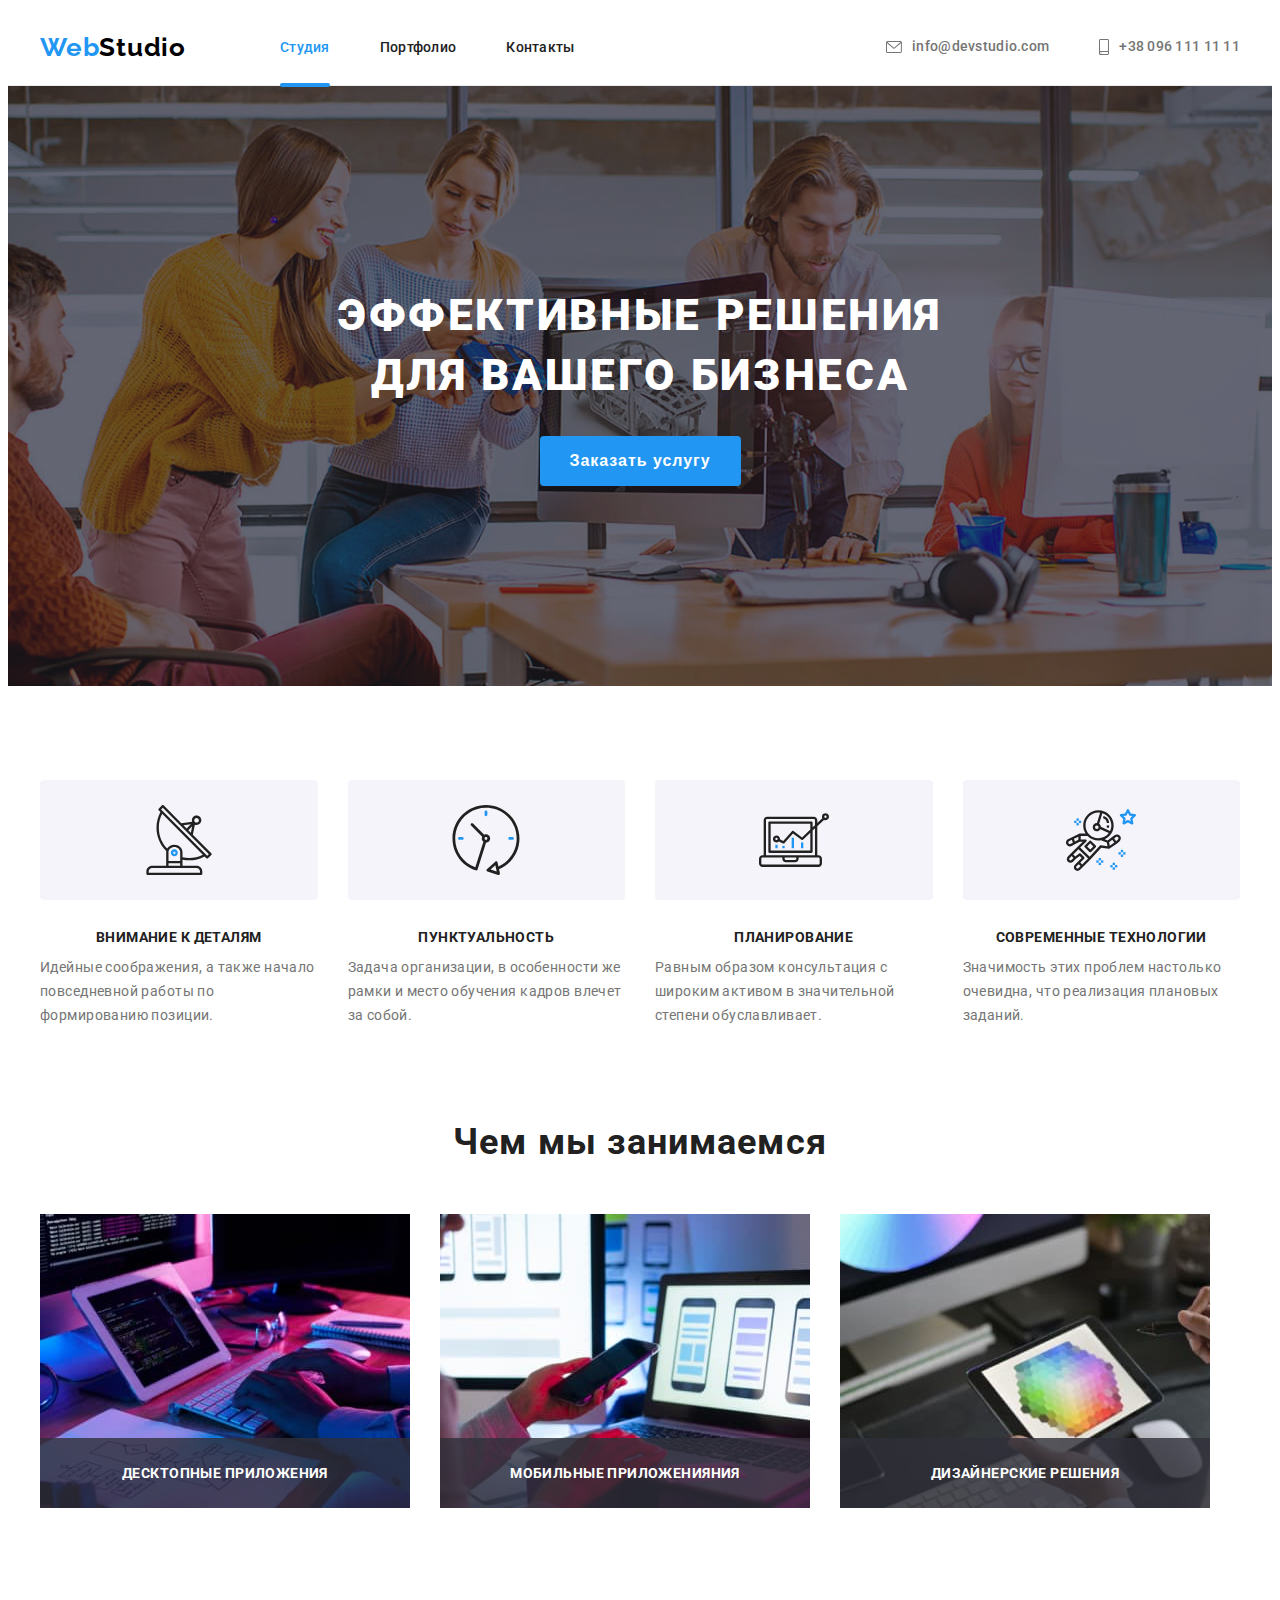
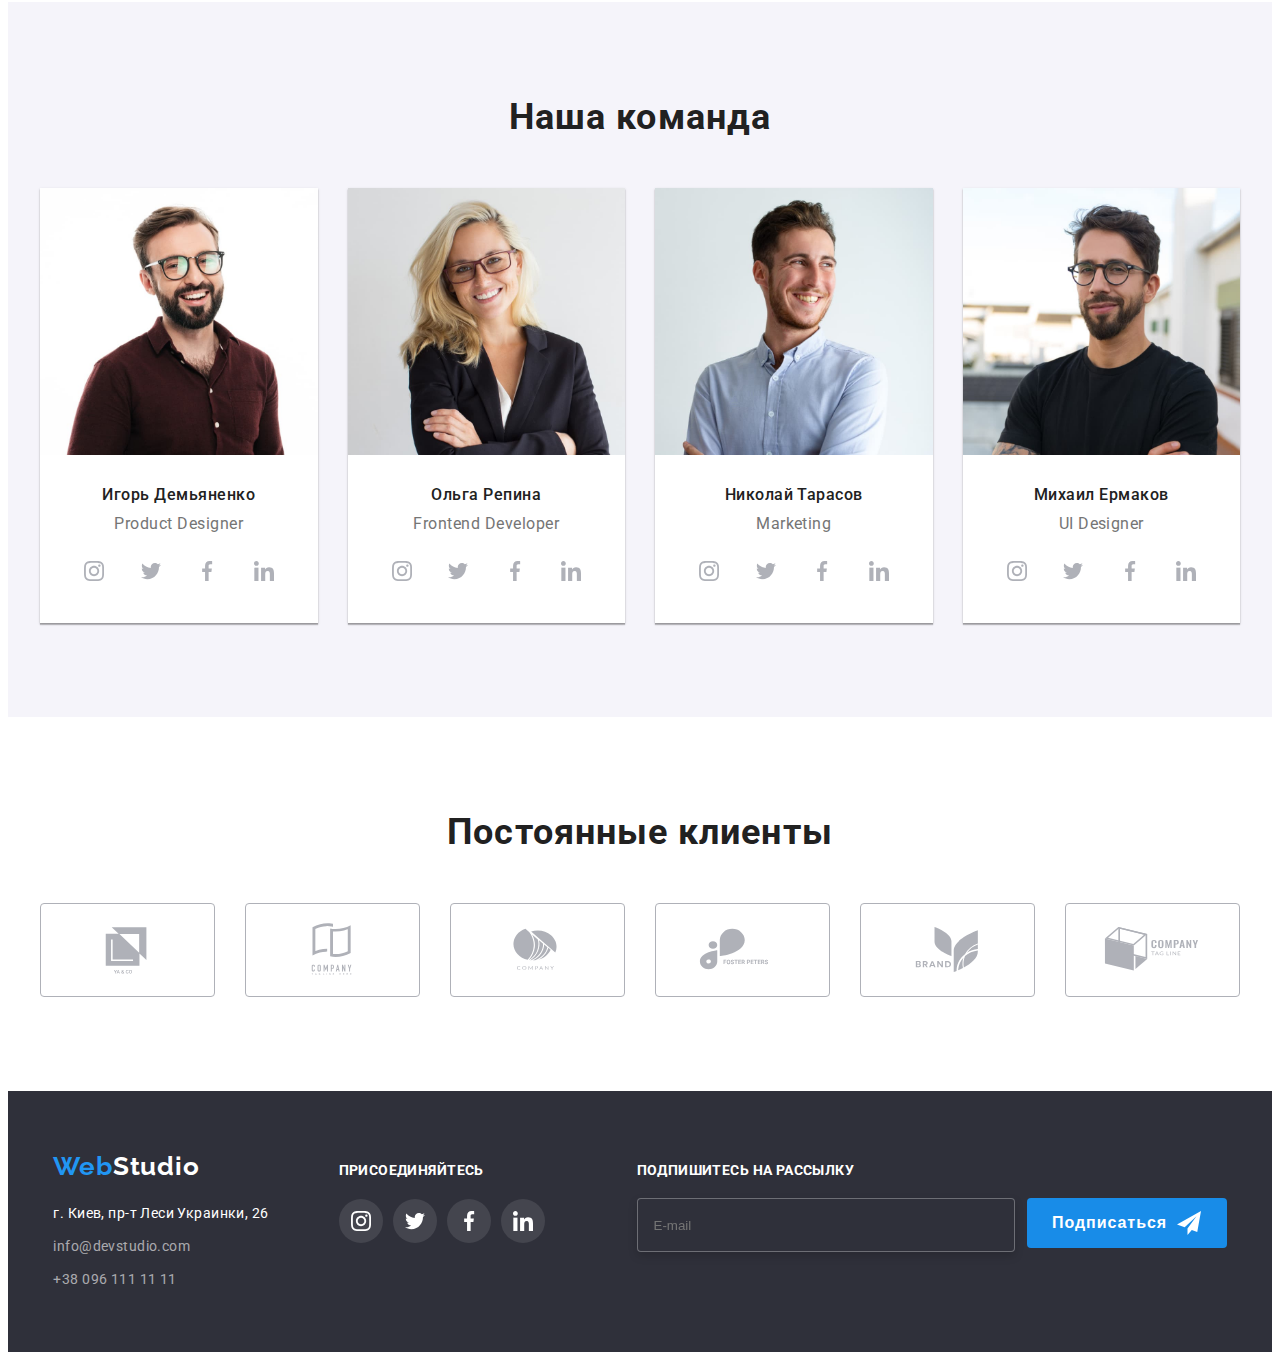
<file: index.html>
<!DOCTYPE html>
<html lang="ru">
  <head>
    <meta charset="UTF-8" />
    <meta http-equiv="X-UA-Compatible" content="IE=edge" />
    <meta name="viewport" content="width=device-width, initial-scale=1.0" />
    <title>Главная</title>
    <link rel="preconnect" href="https://fonts.googleapis.com" />
    <link rel="preconnect" href="https://fonts.gstatic.com" crossorigin />
    <link
      href="https://fonts.googleapis.com/css2?family=Raleway:wght@700&family=Roboto:wght@400;500;700;900&display=swap"
      rel="stylesheet"
    />
    <link
      rel="stylesheet"
      href="https://cdnjs.cloudflare.com/ajax/libs/modern-normalize/1.1.0/modern-normalize.min.css"
      integrity="sha512-wpPYUAdjBVSE4KJnH1VR1HeZfpl1ub8YT/NKx4PuQ5NmX2tKuGu6U/JRp5y+Y8XG2tV+wKQpNHVUX03MfMFn9Q=="
      crossorigin="anonymous"
      referrerpolicy="no-referrer"
    />
    <link rel="stylesheet" href="./css/main.min.css">
  </head>
  <body>  
    <header class="header">
      <div class="container header__container">
        <a class="logo link" href=""><span class="web">Web</span>Studio</a>
        <nav class="navigation">
          <ul class="nav-list list">
            <li class="nav-list__item">
              <a class="nav-list__link link current" href="">Студия</a>
            </li>
            <li class="nav-list__item">
              <a class="nav-list__link link" href="./portfolio.html"
                >Портфолио</a
              >
            </li>
            <li class="nav-list__item">
              <a class="nav-list__link link" href="">Контакты</a>
            </li>
          </ul>
        </nav>  
          <ul class="header-contact list">
            <li class="contact-mail-block">
              <a class="contact-mail link" href="mailto:info@devstudio.com">
                <svg class="mail-icon" width="16" height="12">
                  <use href="./img/sprite.svg#icon-envelope"></use>
                </svg>
                info@devstudio.com</a>
            </li>
            <li class="contact-number-block">
              <a class="contact-number link" href="tel:+380961111111">
                <svg class="smartphone-icon" width="10" height="16">
                  <use href="./img/sprite.svg#icon-smartphone"></use>
                </svg>
                +38 096 111 11 11</a>
            </li>
          </ul>
          <button type="button" class="mobile-menu-btn" > 
          <svg class="mobile-menu-btn__icon" width="40" height="40"> 
            <use href="./img/sprite.svg#burger-menu-icon" ></use> 
          </svg>
        </button>
      </div>
      <div class="mobile-menu">
        <div class="container mobile-menu__container" >
        <button type="button" class="mobile-menu__close-btn" > 
          <svg class="mobile-menu__close-btn-icon" width="40" height="40"> 
            <use href="./img/sprite.svg#mobile-close-icon" ></use> 
          </svg>
        </button>
        <ul class="mob-menu-list list" >
          <li class="mob-nav-list__item">
            <a class="mob-nav-list__link link " href="./index.html">Студия</a></li>
          <li class="mob-nav-list__item">
            <a class="mob-nav-list__link link " href="./portfolio.html">Портфолио</a></li>
          <li class="mob-nav-list__item">
            <a class="mob-nav-list__link link " href="">Контакты</a></li>
        </ul>
      </div>
      <div class="mob-menu-bottom container">
        <ul class="mob-menu__links list">
          <li class="mob-menu-item-tel">
            <a class="mob-menu__link-tel" href="tel:+380961111111"> +38 096 111 11 11</a>
          </li>
          <li class="mob-menu-item">
            <a class="mob-menu__link-mail" href="mailto:info@devstudio.com"> info@devstudio.com </a>
          </li>
        </ul>
        <ul class="mob-menu-social list">
          <li class="mob-menu-social__item">
            <a class="menu-social-link link" href="#">Instagram</a>
          </li>
          <li class="mob-menu-social__item">
            <a class="menu-social-link link" href="#">Twitter</a>
          </li>
          <li class="mob-menu-social__item">
            <a class="menu-social-link link" href="#">Facebook</a>
          </li>
          <li class="mob-menu-social__item">
            <a class="menu-social-link" href="#">LinkedIn</a>
          </li>
        </ul>
      </div>
      </div>
    </header>
    <main>
       <section class="hero ">
        <div class="container">
        <h1 class="main-title">Эффективные решения для вашего бизнеса</h1>
        <button class="model-button" type="button" data-modal-open>Заказать услугу</button>
        </div>
       </section>
      <section class="section">
        <div class="container">
          <h2 class="visually-hidden">Перечень выгод</h2>
          <ul class="benefits list">
            <li class="benefits-block">
              <div class="benefits-wraper">
                <svg class="benefits-icon" width="70" height="70">
                  <use href="./img/sprite.svg#icon-antenna"></use>
                </svg>
              </div>
              <h3 class="benefits-list">Внимание к деталям</h3>
              <p class="benefits-item">
                Идейные соображения, а также начало повседневной работы по
                формированию позиции.
              </p>
            </li>
            <li class="benefits-block">
              <div class="benefits-wraper">
                <svg class="benefits-icon" width="70" height="70">
                  <use href="./img/sprite.svg#icon-clock"></use>
                </svg>
              </div>
              <h3 class="benefits-list">Пунктуальность</h3>
              <p class="benefits-item">
                Задача организации, в особенности же рамки и место обучения
                кадров влечет за собой.
              </p>
            </li>
            <li class="benefits-block">
              <div class="benefits-wraper">
                <svg class="benefits-icon" width="70" height="70">
                  <use href="./img/sprite.svg#icon-diagram-1"></use>
                </svg>
              </div>
              <h3 class="benefits-list">Планирование</h3>
              <p class="benefits-item">
                Равным образом консультация с широким активом в значительной
                степени обуславливает.
              </p>
            </li>
            <li class="benefits-block">
              <div class="benefits-wraper">
                <svg class="benefits-icon" width="70" height="70">
                  <use href="./img/sprite.svg#icon-astronaut"></use>
                </svg>
              </div>
              <h3 class="benefits-list">Современные технологии</h3>
              <p class="benefits-item">
                Значимость этих проблем настолько очевидна, что реализация
                плановых заданий.
              </p>
            </li>
          </ul>
        </div>
      </section>
      <section class="section about-section">
        <div class="container">
        <h2 class="about">Чем мы занимаемся</h2>
        <ul class="about-item list">
          <li class="box">
            <img src="img/img1.jpg" alt="клавиатура" width="370" height="294" />
          <p class="box-overlay" >Десктопные приложения</p>
          </li>

          <li class="box">
            <img src="img/img2.jpg" alt="ноут" width="370" height="294" />
            <p class="box-overlay" >Мобильные приложенияния</p>
          </li>

          <li class="box">
            <img src="img/img3.jpg" alt="планшет" width="370" height="294" />
            <p class="box-overlay" >Дизайнерские решения</p>
          </li>
        </ul>
        </div>
      </section>
      <section class="our-team section">
        <div class="container">
          <h2 class="team">Наша команда</h2>
          <ul class="team-list list">
              <li class="team-card">
                <img
                  src="img/img4.jpg" 
                  alt="Игорь Демьяненко"
                  width="270"
                  height="260"
                />
                <div class="worker">
                <h3 class="name">Игорь Демьяненко</h3>
                <p class="position" lang="en">Product Designer</p>
                  <ul class="social-list list">
                    <li class="social-list__item">
                      <a class="social-list__link" href="">
                        <svg class="social-list-icon" width="20" height="20">
                          <use href="./img/sprite.svg#icon-instagram"></use>
                        </svg>
                      </a>
                    </li>
                    <li class="social-list__item">
                      <a class="social-list__link" href="">
                        <svg class="social-list-icon" width="20" height="20">
                          <use href="./img/sprite.svg#icon-twitter"></use>
                        </svg>
                      </a>
                    </li>
                    <li class="social-list__item">
                      <a class="social-list__link" href="">
                        <svg class="social-list-icon" width="20" height="20">
                          <use href="./img/sprite.svg#icon-facebook"></use>
                        </svg>
                      </a>
                    </li>
                    <li class="social-list__item">
                      <a class="social-list__link" href="">
                        <svg class="social-list-icon" width="20" height="20">
                          <use href="./img/sprite.svg#icon-linkedin"></use>
                        </svg>
                      </a>
                    </li>
                  </ul>
              </li>
            <li class="team-card">
              <img
                src="img/img5.jpg"
                alt="Ольга Репина"
                width="270"
                height="260"
              />
              <div class="worker">
              <h3 class="name">Ольга Репина</h3>
              <p class="position" lang="en">Frontend Developer</p>
              <ul class="social-list list">
                <li class="social-list__item">
                  <a class="social-list__link" href="">
                    <svg class="social-list-icon" width="20" height="20">
                      <use href="./img/sprite.svg#icon-instagram"></use>
                    </svg>
                  </a>
                </li>
                <li class="social-list__item">
                  <a class="social-list__link" href="">
                    <svg class="social-list-icon" width="20" height="20">
                      <use href="./img/sprite.svg#icon-twitter"></use>
                    </svg>
                  </a>
                </li>
                <li class="social-list__item">
                  <a class="social-list__link" href="">
                    <svg class="social-list-icon" width="20" height="20">
                      <use href="./img/sprite.svg#icon-facebook"></use>
                    </svg>
                  </a>
                </li>
                <li class="social-list__item">
                  <a class="social-list__link" href="">
                    <svg class="social-list-icon" width="20" height="20">
                      <use href="./img/sprite.svg#icon-linkedin"></use>
                    </svg>
                  </a>
                </li>
              </ul>
              </div>
            </li>
            <li class="team-card">
              <img
                src="img/img6.jpg"
                alt="Николай Тарасов"
                width="270"
                height="260"
              />
              <div class="worker">
              <h3 class="name">Николай Тарасов</h3>
              <p class="position" lang="en">Marketing</p>
              <ul class="social-list list">
                <li class="social-list__item">
                  <a class="social-list__link" href="">
                    <svg class="social-list-icon" width="20" height="20">
                      <use href="./img/sprite.svg#icon-instagram"></use>
                    </svg>
                  </a>
                </li>
                <li class="social-list__item">
                  <a class="social-list__link" href="">
                    <svg class="social-list-icon" width="20" height="20">
                      <use href="./img/sprite.svg#icon-twitter"></use>
                    </svg>
                  </a>
                </li>
                <li class="social-list__item">
                  <a class="social-list__link" href="">
                    <svg class="social-list-icon" width="20" height="20">
                      <use href="./img/sprite.svg#icon-facebook"></use>
                    </svg>
                  </a>
                </li>
                <li class="social-list__item">
                  <a class="social-list__link" href="">
                    <svg class="social-list-icon" width="20" height="20">
                      <use href="./img/sprite.svg#icon-linkedin"></use>
                    </svg>
                  </a>
                </li>
              </ul>
              </div>
            </li>
            <li class="team-card">
              <img
                src="img/img7.jpg"
                alt="Михаил Ермаков"
                width="270"
                height="260"
              />
              <div class="worker">
              <h3 class="name">Михаил Ермаков</h3>
              <p class="position" lang="en">UI Designer</p>
              <ul class="social-list list">
                <li class="social-list__item">
                  <a class="social-list__link" href="">
                    <svg class="social-list-icon" width="20" height="20">
                      <use href="./img/sprite.svg#icon-instagram"></use>
                    </svg>
                  </a>
                </li>
                <li class="social-list__item">
                  <a class="social-list__link" href="">
                    <svg class="social-list-icon" width="20" height="20">
                      <use href="./img/sprite.svg#icon-twitter"></use>
                    </svg>
                  </a>
                </li>
                <li class="social-list__item">
                  <a class="social-list__link" href="">
                    <svg class="social-list-icon" width="20" height="20">
                      <use href="./img/sprite.svg#icon-facebook"></use>
                    </svg>
                  </a>
                </li>
                <li class="social-list__item">
                  <a class="social-list__link" href="">
                    <svg class="social-list-icon" width="20" height="20">
                      <use href="./img/sprite.svg#icon-linkedin"></use>
                    </svg>
                  </a>
                </li>
              </ul>
              </div>
            </li>
          </ul>
        </div>
      </section>
      <section class="clients section">
        <div class="container">
          <h2 class="clients-title">Постоянные клиенты</h2>
          <ul class="clients-list list">
            <li class="clients-list-item">
              <a class="clients-icon" href="">
                <svg class="clients-icon-logo" width="106" height="60">
                  <use href="./img/sprite.svg#icon-Logo" width="106" height="60">
                  </use>
                </svg>
              </a>
            </li>
            <li class="clients-list-item">
              <a class="clients-icon" href="">
                <svg class="clients-icon-logo" width="106" height="60">
                  <use href="./img/sprite.svg#icon-Logo-1" width="106" height="60">
                  </use>
                </svg>
              </a>
            </li>
            <li class="clients-list-item">
              <a class="clients-icon" href="">
                <svg class="clients-icon-logo" width="106" height="60">
                  <use href="./img/sprite.svg#icon-Logo-2" width="106" height="60">
                  </use>
                </svg>
              </a>
            </li>
            <li class="clients-list-item">
              <a class="clients-icon" href="">
                <svg class="clients-icon-logo" width="106" height="60">
                  <use href="./img/sprite.svg#icon-Logo-3" width="106" height="60">
                  </use>
                </svg>
              </a>
            </li>
            <li class="clients-list-item">
              <a class="clients-icon" href="">
                <svg class="clients-icon-logo" width="106" height="60">
                  <use href="./img/sprite.svg#icon-Logo-4" width="106" height="60">
                  </use>
                </svg>
              </a>
            </li>
            <li class="clients-list-item">
              <a class="clients-icon" href="">
                <svg class="clients-icon-logo" width="106" height="60">
                  <use href="./img/sprite.svg#icon-Logo-5" width="106" height="60">
                  </use>
                </svg>
              </a>
            </li>
          </ul>
        </div>
      </section>
    </main>
    <footer class="footer">
      <div class="footer-adress container">
        <div class="footer-wrapper">
          <a class="logo-footer link" href=""
            ><span class="web-footer">Web</span>Studio</a>
          <address class="info-footer">
            <ul class="footer-list list">
              <li class="about-footer">
                <a
                  class="adres link"
                  href="https://goo.gl/maps/2WYLxE3mtBU3Ya3W9"
                  target="_blank"
                  rel="noopener noreferrer"
                  >г. Киев, пр-т Леси Украинки, 26</a
                >
              </li>
              <li class="about-footer">
                <a class="mail-footer link" href="mailto:info@devstudio.com"
                  >info@devstudio.com</a
                >
              </li>
              <li class="about-footer">
                <a class="tel-footer link" href="tel:+380961111111"
                  >+38 096 111 11 11</a
                >
              </li>
            </ul>
          </address>
        </div>
      <div class="footer-social">
        <h2 class="connect" >
          Присоединяйтесь
        </h2>
        <ul class="footer-list-social list" >
          <li class="social-list-item">
            <a class="footer-social-list-link" href="">
              <svg class="footer-social-list-icon" width="20" height="20">
                <use href="./img/sprite.svg#icon-instagram"></use>
              </svg>
            </a>
          </li>
          <li class="social-list-item">
            <a class="footer-social-list-link" href="">
              <svg class="footer-social-list-icon" width="20" height="20">
                <use href="./img/sprite.svg#icon-twitter"></use>
              </svg>
            </a>
          </li>
          <li class="social-list-item">
            <a class="footer-social-list-link" href="">
              <svg class="footer-social-list-icon" width="20" height="20">
                <use href="./img/sprite.svg#icon-facebook"></use>
              </svg>
            </a>
          </li>
          <li class="social-list-item">
            <a class="footer-social-list-link" href="">
              <svg class="footer-social-list-icon" width="20" height="20">
                <use href="./img/sprite.svg#icon-linkedin"></use>
              </svg>
            </a>
          </li>
        </ul>
      </div>
        <form class="contact-form-footer">
          <label class="contact-form-field">
           <span class="contact-form-field-name-footer">Подпишитесь на рассылку</span>
           <span class="contact-form-input-wrapper-footer">
            <input name="user-email" class="contact-form-input-footer" type="email" placeholder="E-mail" >
           </span>
          </label>
          <button type="submit" class="contact-form-btn-footer">Подписаться
            <svg class="form-icon-footer" width="24" height="24">
              <use href="./img/sprite.svg#icon-send"></use>
            </svg>
          </button>
        </form>
    </div>
   
    </footer>
    <div class="backdrop is-hidden" data-modal>
      <div class="modal">
        <button type="button" class="modal-close-btn" data-modal-close>
            <svg class="modal-close-icon" width="18" height="18">
              <use href="./img/sprite.svg#icon-close" ></use>
            </svg>
        </button>
        <p class="contact-form-field-title">Оставьте свои данные, мы вам перезвоним</p>
        <form class="contact-form">
          <label class="contact-form-field">
             <span class="contact-form-field-name">Имя</span>
             <span class="contact-form-input-wrapper">
              <input name="user-name" class="contact-form-input" type="text" required>
              <svg class="form-icon" width="12" height="12">
                <use href="./img/sprite.svg#icon-name"></use>
              </svg>
             </span>
          </label>
          <label class="contact-form-field">
            <span class="contact-form-field-name">Телефон</span>
            <span class="contact-form-input-wrapper">
             <input name="user-phone" class="contact-form-input" type="tel" required>
             <svg class="form-icon" width="12" height="12">
              <use href="./img/sprite.svg#icon-tel"></use>
            </svg>
            </span>
          </label>
          <label class="contact-form-field">
            <span class="contact-form-field-name">Почта</span>
            <span class="contact-form-input-wrapper">
             <input name="user-email" class="contact-form-input" type="email" required>   
             <svg class="form-icon" width="12" height="12">
              <use href="./img/sprite.svg#icon-mail"></use>
            </svg>
            </span>
           </label>
          <label>
            <span class="contact-form-field-name">Коментарий</span>
            <textarea name="user-message" class="contact-form-message" placeholder="Введите текст" required ></textarea>
          </label>
          <div class="contact-form-checkbox">
            <input name="accept-policy" class="contact-form-input-checkbox visually-hidden" type="checkbox" id="policy-checkbox" required>
            <label for="policy-checkbox" class="contact-form-checkbox-label">Соглашаюсь с рассылкой и принимаю&nbsp; <a class="policy" href="">Условия договора</a></label>
          </div>
          <button type="submit" class="contact-form-submit-btn">Отправить</button>
        </form>
      </div>
    </div>
    <script src="./js/modal.js"></script>
    <script src="./js/menu.js"></script>
  </body>
</html>
</file>
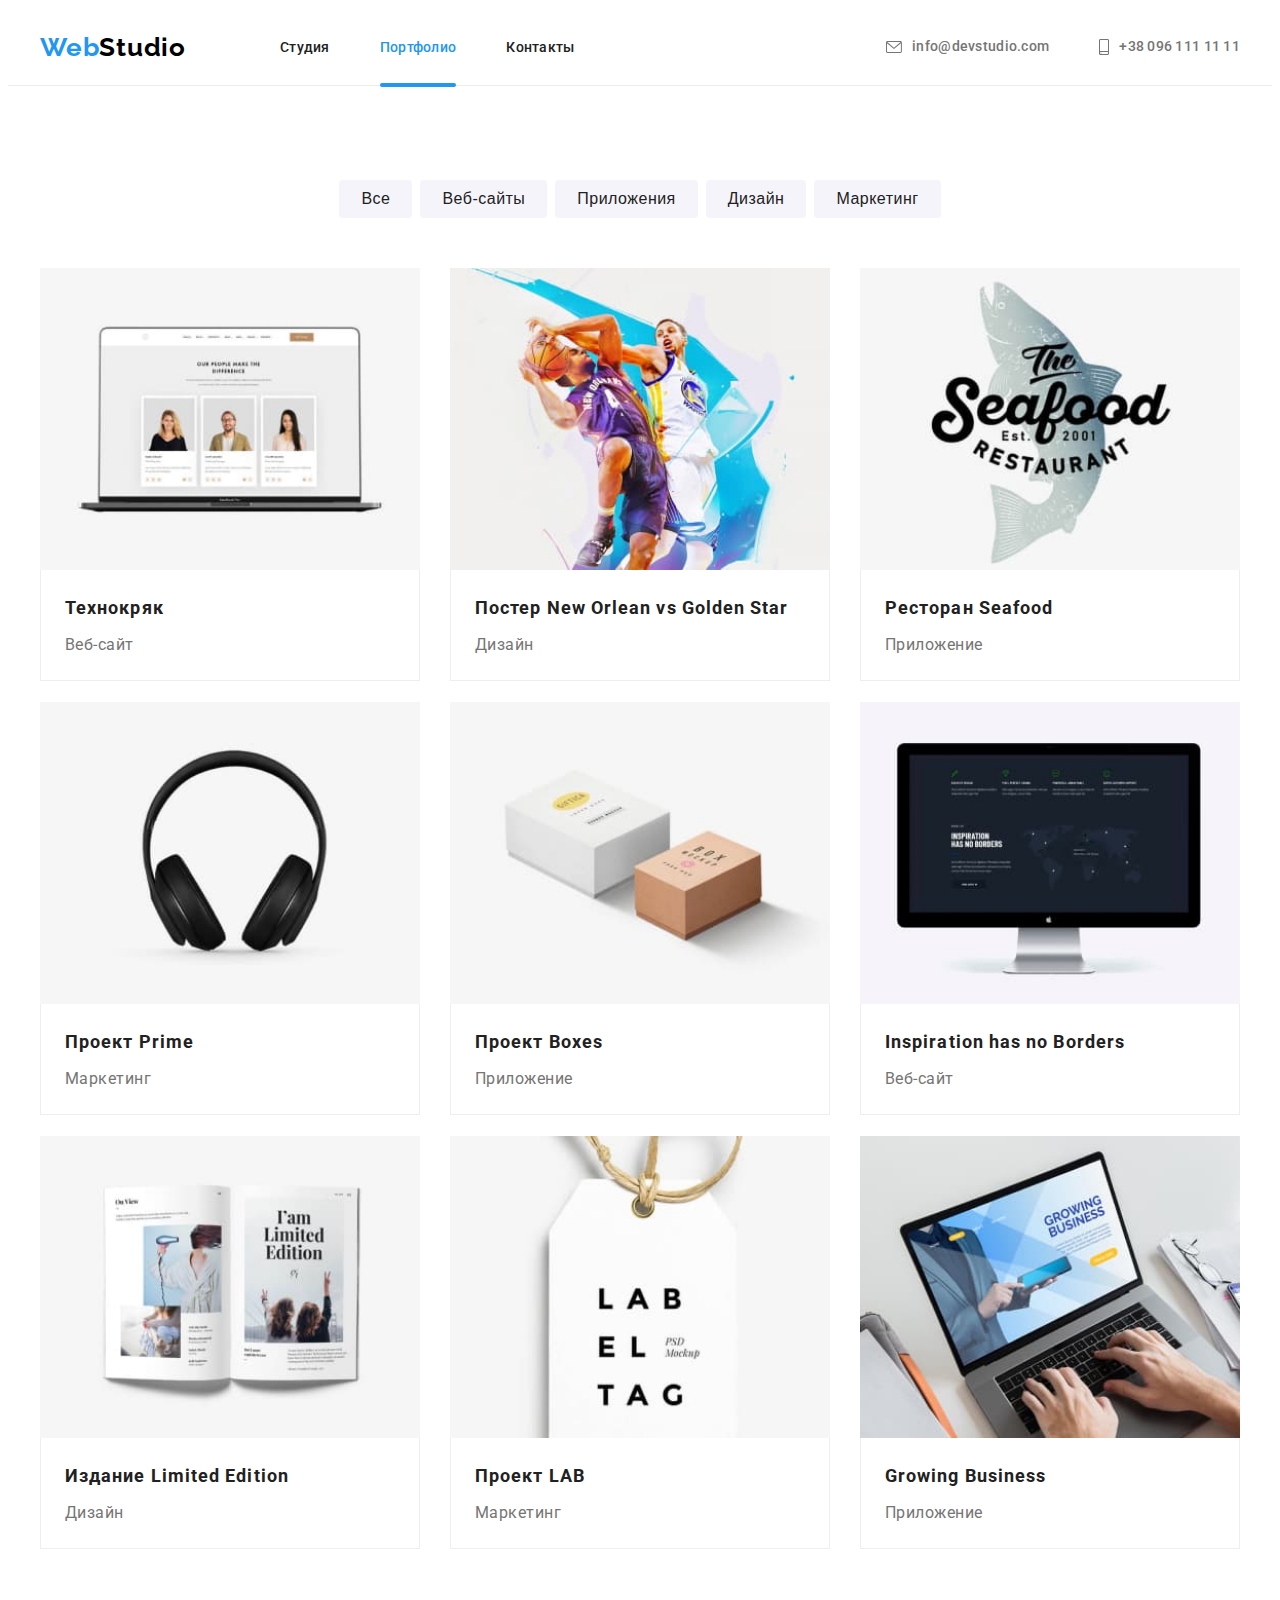
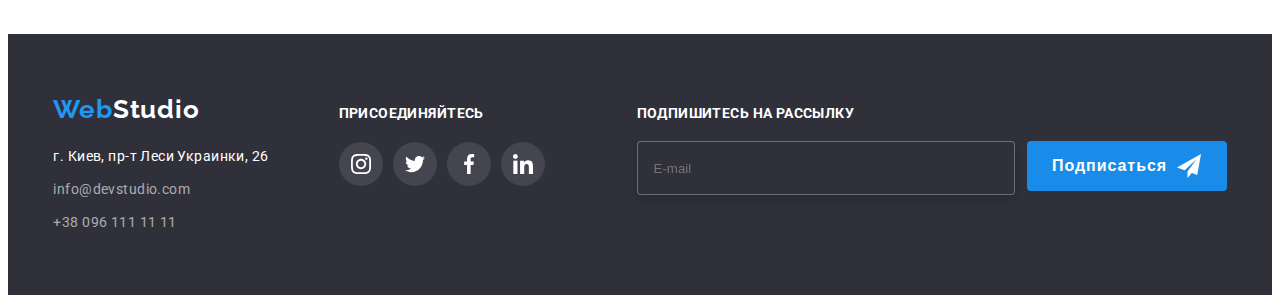
<file: portfolio.html>
<!DOCTYPE html>
<html lang="ru">
  <head>
    <meta charset="UTF-8" />
    <meta http-equiv="X-UA-Compatible" content="IE=edge" />
    <meta name="viewport" content="width=device-width, initial-scale=1.0" />
    <title>Главная</title>
    <link rel="preconnect" href="https://fonts.googleapis.com" />
    <link rel="preconnect" href="https://fonts.gstatic.com" crossorigin />
    <link
      href="https://fonts.googleapis.com/css2?family=Raleway:wght@700&family=Roboto:wght@400;500;700;900&display=swap"
      rel="stylesheet"
    />
    <link
      rel="stylesheet"
      href="https://cdnjs.cloudflare.com/ajax/libs/modern-normalize/1.1.0/modern-normalize.min.css"
      integrity="sha512-wpPYUAdjBVSE4KJnH1VR1HeZfpl1ub8YT/NKx4PuQ5NmX2tKuGu6U/JRp5y+Y8XG2tV+wKQpNHVUX03MfMFn9Q=="
      crossorigin="anonymous"
      referrerpolicy="no-referrer"
    />
    <link rel="stylesheet" href="./css/main.min.css" />
  </head>
  <body>
    <header class="header">
      <div class="container header__container">
        <a class="logo link" href=""><span class="web">Web</span>Studio</a>
        <nav class="navigation">
          <ul class="nav-list list">
            <li class="nav-list__item">
              <a class="nav-list__link link" href="./index.html">Студия</a>
            </li>
            <li class="nav-list__item">
              <a class="nav-list__link link current" href="./portfolio.html"
                >Портфолио</a
              >
            </li>
            <li class="nav-list__item">
              <a class="nav-list__link link" href="">Контакты</a>
            </li>
          </ul>
        </nav>  
          <ul class="header-contact list">
            <li class="contact-mail-block">
              <a class="contact-mail link" href="mailto:info@devstudio.com">
                <svg class="mail-icon" width="16" height="12">
                  <use href="./img/sprite.svg#icon-envelope"></use>
                </svg>
                info@devstudio.com</a>
            </li>
            <li class="contact-number-block">
              <a class="contact-number link" href="tel:+380961111111">
                <svg class="smartphone-icon" width="10" height="16">
                  <use href="./img/sprite.svg#icon-smartphone"></use>
                </svg>
                +38 096 111 11 11</a>
            </li>
          </ul>
          <button type="button" class="mobile-menu-btn" data-modal-open> 
          <svg class="mobile-menu-btn__icon" width="40" height="40"> 
            <use href="./img/sprite.svg#burger-menu-icon" ></use> 
          </svg>
        </button>
      </div>
      <div class="mobile-menu" data-modal>
        <div class="container mobile-menu__container" >
        <button type="button" class="mobile-menu__close-btn" data-modal-close> 
          <svg class="mobile-menu__close-btn-icon" width="40" height="40"> 
            <use href="./img/sprite.svg#mobile-close-icon" ></use> 
          </svg>
        </button>
        <ul class="mob-menu-list list" >
          <li class="mob-nav-list__item">
            <a class="mob-nav-list__link link " href="./index.html">Студия</a></li>
          <li class="mob-nav-list__item">
            <a class="mob-nav-list__link link " href="./portfolio.html">Портфолио</a></li>
          <li class="mob-nav-list__item">
            <a class="mob-nav-list__link link " href="">Контакты</a></li>
        </ul>
      </div>
      <div class="mob-menu-bottom container">
        <ul class="mob-menu__links list">
          <li class="mob-menu-item-tel">
            <a class="mob-menu__link-tel" href="tel:+380961111111"> +38 096 111 11 11</a>
          </li>
          <li class="mob-menu-item">
            <a class="mob-menu__link-mail" href="mailto:info@devstudio.com"> info@devstudio.com </a>
          </li>
        </ul>
        <ul class="mob-menu-social list">
          <li class="mob-menu-social__item">
            <a class="menu-social-link link" href="#">Instagram</a>
          </li>
          <li class="mob-menu-social__item">
            <a class="menu-social-link link" href="#">Twitter</a>
          </li>
          <li class="mob-menu-social__item">
            <a class="menu-social-link link" href="#">Facebook</a>
          </li>
          <li class="mob-menu-social__item">
            <a class="menu-social-link" href="#">LinkedIn</a>
          </li>
        </ul>
      </div>
      </div>
    </header>
    <main>
      <section class="section">
        <div class="container">
          <h1 class="pane">Работы</h1>
          <ul class="portfolio-list list">
            <li class="filter">
              <button class="model-button-filter" type="button">Все</button>
            </li>
            <li class="filter">
              <button class="model-button-filter" type="button">
                Веб-сайты
              </button>
            </li>
            <li class="filter">
              <button class="model-button-filter" type="button">
                Приложения
              </button>
            </li>
            <li class="filter">
              <button class="model-button-filter" type="button">Дизайн</button>
            </li>
            <li class="filter">
              <button class="model-button-filter" type="button">
                Маркетинг
              </button>
            </li>
          </ul>
          <ul class="project list">
            <li class="project-group">
              <a class="work-link" href="">
                <div class="overlay-card">
                  <img
                    src="img/project1.jpg"
                    alt="Технокряк"
                    width="370"
                    height="294"
                  />
                  <p class="overlay">
                    Ресурс предлагает комплексные предложения с разным уровнем
                    функционала и сервисов. Все это позволит посетителю получить
                    исчерпывающие сведения о компании или частном лице.
                  </p>
                </div>
                <div class="group">
                  <h2 class="works">Технокряк</h2>
                  <p class="works-item" lang="en">Веб-сайт</p>
                </div>
              </a>
            </li>
            <li class="project-group">
              <a class="work-link" href="">
                <div class="overlay-card">
                  <img
                    src="img/project2.jpg"
                    alt="Постер New Orlean vs Golden Star"
                    width="370"
                    height="294"
                  />
                  <p class="overlay">
                    Ресурс предлагает комплексные предложения с разным уровнем
                    функционала и сервисов. Все это позволит посетителю получить
                    исчерпывающие сведения о компании или частном лице.
                  </p>
                </div>
                <div class="group">
                  <h2 class="works">Постер New Orlean vs Golden Star</h2>
                  <p class="works-item" lang="en">Дизайн</p>
                </div>
              </a>
            </li>
            <li class="project-group">
              <a class="work-link" href="">
                <div class="overlay-card">
                  <img
                    src="img/project3.jpg"
                    alt="Ресторан Seafood"
                    width="370"
                    height="294"
                  />
                  <p class="overlay">
                    Ресурс предлагает комплексные предложения с разным уровнем
                    функционала и сервисов. Все это позволит посетителю получить
                    исчерпывающие сведения о компании или частном лице.
                  </p>
                </div>
                <div class="group">
                  <h2 class="works">Ресторан Seafood</h2>
                  <p class="works-item" lang="en">Приложение</p>
                </div>
              </a>
            </li>
            <li class="project-group">
              <a class="work-link" href="">
                <div class="overlay-card">
                  <img
                    src="img/project4.jpg"
                    alt="Проект Prime"
                    width="370"
                    height="294"
                  />
                  <p class="overlay">
                    Ресурс предлагает комплексные предложения с разным уровнем
                    функционала и сервисов. Все это позволит посетителю получить
                    исчерпывающие сведения о компании или частном лице.
                  </p>
                </div>
                <div class="group">
                  <h2 class="works">Проект Prime</h2>
                  <p class="works-item" lang="en">Маркетинг</p>
                </div>
              </a>
            </li>
            <li class="project-group">
              <a class="work-link" href="">
                <div class="overlay-card">
                  <img
                    src="img/project5.jpg"
                    alt="Проект Boxes"
                    width="370"
                    height="294"
                  />
                  <p class="overlay">
                    Ресурс предлагает комплексные предложения с разным уровнем
                    функционала и сервисов. Все это позволит посетителю получить
                    исчерпывающие сведения о компании или частном лице.
                  </p>
                </div>
                <div class="group">
                  <h2 class="works">Проект Boxes</h2>
                  <p class="works-item" lang="en">Приложение</p>
                </div>
              </a>
            </li>
            <li class="project-group">
              <a class="work-link" href="">
                <div class="overlay-card">
                  <img
                    src="img/project6.jpg"
                    alt="Inspiration has no Borders"
                    width="370"
                    height="294"
                  />
                  <p class="overlay">
                    Ресурс предлагает комплексные предложения с разным уровнем
                    функционала и сервисов. Все это позволит посетителю получить
                    исчерпывающие сведения о компании или частном лице.
                  </p>
                </div>
                <div class="group">
                  <h2 class="works">Inspiration has no Borders</h2>
                  <p class="works-item" lang="en">Веб-сайт</p>
                </div>
              </a>
            </li>
            <li class="project-group">
              <a class="work-link" href="">
                <div class="overlay-card">
                  <img
                    src="img/project7.jpg"
                    alt="Издание Limited Edition"
                    width="370"
                    height="294"
                  />
                  <p class="overlay">
                    Ресурс предлагает комплексные предложения с разным уровнем
                    функционала и сервисов. Все это позволит посетителю получить
                    исчерпывающие сведения о компании или частном лице.
                  </p>
                </div>
                <div class="group">
                  <h2 class="works">Издание Limited Edition</h2>
                  <p class="works-item" lang="en">Дизайн</p>
                </div>
              </a>
            </li>
            <li class="project-group">
              <a class="work-link" href="">
                <div class="overlay-card">
                  <img
                    src="img/project8.jpg"
                    alt="Проект LAB"
                    width="370"
                    height="294"
                  />
                  <p class="overlay">
                    Ресурс предлагает комплексные предложения с разным уровнем
                    функционала и сервисов. Все это позволит посетителю получить
                    исчерпывающие сведения о компании или частном лице.
                  </p>
                </div>
                <div class="group">
                  <h2 class="works">Проект LAB</h2>
                  <p class="works-item" lang="en">Маркетинг</p>
                </div>
              </a>
            </li>
            <li class="project-group">
              <a class="work-link" href="">
                <div class="overlay-card">
                  <img
                    src="img/project9.jpg"
                    alt="Growing Business"
                    width="370"
                    height="294"
                  />
                  <p class="overlay">
                    Ресурс предлагает комплексные предложения с разным уровнем
                    функционала и сервисов. Все это позволит посетителю получить
                    исчерпывающие сведения о компании или частном лице.
                  </p>
                </div>
                <div class="group">
                  <h2 class="works">Growing Business</h2>
                  <p class="works-item" lang="en">Приложение</p>
                </div>
              </a>
            </li>
          </ul>
        </div>
      </section>
    </main>
    <footer class="footer">
      <div class="footer-adress container">
        <div class="footer-wrapper">
          <a class="logo-footer link" href=""
            ><span class="web-footer">Web</span>Studio</a
          >
          <address class="info-footer">
            <ul class="footer-list list">
              <li class="about-footer">
                <a
                  class="adres link"
                  href="https://goo.gl/maps/2WYLxE3mtBU3Ya3W9"
                  target="_blank"
                  rel="noopener noreferrer"
                  >г. Киев, пр-т Леси Украинки, 26</a
                >
              </li>
              <li class="about-footer">
                <a class="mail-footer link" href="mailto:info@devstudio.com"
                  >info@devstudio.com</a
                >
              </li>
              <li class="about-footer">
                <a class="tel-footer link" href="tel:+380961111111"
                  >+38 096 111 11 11</a
                >
              </li>
            </ul>
          </address>
        </div>
        <div class="footer-social">
          <h2 class="connect">Присоединяйтесь</h2>
          <ul class="footer-list-social list">
            <li class="social-list-item">
              <a class="footer-social-list-link" href="">
                <svg class="footer-social-list-icon" width="20" height="20">
                  <use href="./img/sprite.svg#icon-instagram"></use>
                </svg>
              </a>
            </li>
            <li class="social-list-item">
              <a class="footer-social-list-link" href="">
                <svg class="footer-social-list-icon" width="20" height="20">
                  <use href="./img/sprite.svg#icon-twitter"></use>
                </svg>
              </a>
            </li>
            <li class="social-list-item">
              <a class="footer-social-list-link" href="">
                <svg class="footer-social-list-icon" width="20" height="20">
                  <use href="./img/sprite.svg#icon-facebook"></use>
                </svg>
              </a>
            </li>
            <li class="social-list-item">
              <a class="footer-social-list-link" href="">
                <svg class="footer-social-list-icon" width="20" height="20">
                  <use href="./img/sprite.svg#icon-linkedin"></use>
                </svg>
              </a>
            </li>
          </ul>
        </div>
        <form class="contact-form-footer">
          <label class="contact-form-field">
           <span class="contact-form-field-name-footer">Подпишитесь на рассылку</span>
           <span class="contact-form-input-wrapper-footer">
            <input name="user-email" class="contact-form-input-footer" type="email" placeholder="E-mail" >
           </span>
          </label>
          <button type="submit" class="contact-form-btn-footer">Подписаться
            <svg class="form-icon-footer" width="24" height="24">
              <use href="./img/sprite.svg#icon-send"></use>
            </svg>
          </button>
        </form>
      </div>
    </footer>
    <script src="./js/menu.js"></script>
  </body>
</html>
</file>
<file: css/main.min.css>
:root{--primary-font-family: "Roboto", sans-serif;--secondary-font-family: "Raleway", sans-serif;--accent-color: #2196f3;--primery-text-color: #212121;--secondary-text-color-light: #757575;--secondary-text-color-dark: #ffffff;--primery-text-color-logo: #000000}.visually-hidden{position:absolute;width:1px;height:1px;margin:-1px;border:0;padding:0;white-space:nowrap;-webkit-clip-path:inset(100%);clip-path:inset(100%);clip:rect(0 0 0 0);overflow:hidden}body{font-family:var(--primary-font-family);font-size:14px;letter-spacing:.03em;background-color:var(--secondary-text-color-dark);color:var(--primery-text-color-logo)}h1,h2,h3,h4,h5,h6,p{margin-top:0;margin-bottom:0}ul{margin-top:0;margin-bottom:0;padding-left:0}img{display:block;max-width:100%;height:auto;width:100%}.list{list-style:none;padding:0;margin:0}.link{text-decoration:none}.section{padding-top:60px;padding-bottom:50px}@media screen and (min-width: 1200px){.section{padding-top:94px;padding-bottom:94px}}.container{padding-left:15px;padding-right:15px;margin:0 auto}.header__container{position:relative;display:-webkit-box;display:-ms-flexbox;display:flex;-webkit-box-pack:justify;-ms-flex-pack:justify;justify-content:space-between;-webkit-box-align:center;-ms-flex-align:center;align-items:center}@media screen and (min-width: 480px){.container{width:480px}}@media screen and (min-width: 768px){.container{width:768px}}@media screen and (min-width: 1200px){.container{width:1200px}}.model-button{padding:10px 30px;border-radius:4px;font-weight:700;font-size:16px;line-height:1.88;letter-spacing:.06em;color:var(--secondary-text-color-dark);cursor:pointer;border:rgba(0,0,0,0);background-color:#2196f3}.model-button:hover,.model-button:focus{background-color:var(--accent-color);color:var(--secondary-text-color-dark)}.model-button-filter{font-weight:500;font-size:16px;padding:6px 22px;line-height:1.63;letter-spacing:.03em;background-color:#f5f4fa;color:var(--primery-text-color);cursor:pointer;border-radius:4px;border:none;-webkit-transition:background-color 250ms cubic-bezier(0.4, 0, 0.2, 1),color 250ms cubic-bezier(0.4, 0, 0.2, 1),-webkit-box-shadow 250ms cubic-bezier(0.4, 0, 0.2, 1);transition:background-color 250ms cubic-bezier(0.4, 0, 0.2, 1),color 250ms cubic-bezier(0.4, 0, 0.2, 1),-webkit-box-shadow 250ms cubic-bezier(0.4, 0, 0.2, 1);transition:background-color 250ms cubic-bezier(0.4, 0, 0.2, 1),color 250ms cubic-bezier(0.4, 0, 0.2, 1),box-shadow 250ms cubic-bezier(0.4, 0, 0.2, 1);transition:background-color 250ms cubic-bezier(0.4, 0, 0.2, 1),color 250ms cubic-bezier(0.4, 0, 0.2, 1),box-shadow 250ms cubic-bezier(0.4, 0, 0.2, 1),-webkit-box-shadow 250ms cubic-bezier(0.4, 0, 0.2, 1)}.model-button-filter:hover,.model-button-filter:focus{-webkit-box-shadow:0px 3px 1px rgba(0,0,0,.1),0px 1px 2px rgba(0,0,0,.08),0px 2px 2px rgba(0,0,0,.12);box-shadow:0px 3px 1px rgba(0,0,0,.1),0px 1px 2px rgba(0,0,0,.08),0px 2px 2px rgba(0,0,0,.12);background-color:var(--accent-color);color:var(--secondary-text-color-dark)}.main-title{margin:0 auto 30px;font-weight:900;font-size:26px;line-height:1.26;letter-spacing:.06em;text-transform:uppercase;color:var(--secondary-text-color-dark);max-width:360px}@media screen and (min-width: 1200px){.main-title{font-size:44px;max-width:696px;line-height:1.36}}.clients-title{text-align:center;margin-bottom:50px;font-weight:700;font-size:36px;line-height:1.17;letter-spacing:.03em;color:var(--primery-text-color)}.contact-form-field-title{margin-bottom:12px;font-weight:700;font-size:20px;line-height:23px;text-align:center;letter-spacing:.03em}.social-list{display:-webkit-box;display:-ms-flexbox;display:flex;-webkit-box-pack:justify;-ms-flex-pack:justify;justify-content:space-between}.social-list-item:not(:last-child){margin-right:10px}.social-list__link{display:-webkit-box;display:-ms-flexbox;display:flex;-webkit-box-align:center;-ms-flex-align:center;align-items:center;-webkit-box-pack:center;-ms-flex-pack:center;justify-content:center;width:44px;height:44px;border-radius:50%;-webkit-transition:background-color 250ms cubic-bezier(0.4, 0, 0.2, 1);transition:background-color 250ms cubic-bezier(0.4, 0, 0.2, 1)}.social-list__link:hover,.social-list__link:focus{background-color:#2196f3}.social-list-icon{fill:#afb1b8;-webkit-transition:fill 250ms cubic-bezier(0.4, 0, 0.2, 1);transition:fill 250ms cubic-bezier(0.4, 0, 0.2, 1)}.social-list__link:hover .social-list-icon,.social-list__link:focus .social-list-icon{fill:#fff}@media screen and (max-width: 767px){.footer-social{margin-bottom:60px}}@media screen and (max-width: 1199px){.footer-social{text-align:center}}@media screen and (min-width: 1200px){.footer-social{margin-left:70px}}.footer-social-list-icon{fill:#fff}.footer-list-social{display:-webkit-box;display:-ms-flexbox;display:flex}@media screen and (max-width: 767px){.footer-list-social{-webkit-box-pack:center;-ms-flex-pack:center;justify-content:center}}.footer-social-list-link{display:-webkit-box;display:-ms-flexbox;display:flex;-webkit-box-align:center;-ms-flex-align:center;align-items:center;-webkit-box-pack:center;-ms-flex-pack:center;justify-content:center;width:44px;height:44px;border-radius:50%;background-color:rgba(255,255,255,.1);-webkit-transition:background-color 250ms cubic-bezier(0.4, 0, 0.2, 1);transition:background-color 250ms cubic-bezier(0.4, 0, 0.2, 1)}.footer-social-list-link:hover,.footer-social-list-link:focus{background-color:#2196f3}.logo{font-family:var(--secondary-font-family);font-weight:700;font-size:26px;line-height:1.19;letter-spacing:.03em;color:var(--primery-text-color-logo);margin-right:94px}@media screen and (max-width: 1199px){.logo{margin-right:0}}.logo-footer{font-family:var(--secondary-font-family);font-weight:700;font-size:26px;line-height:1.19;letter-spacing:.03em;color:var(--secondary-text-color-dark)}.web-footer{color:var(--accent-color)}.backdrop{position:fixed;top:0;left:0;width:100%;height:100%;background-color:rgba(0,0,0,.2);-webkit-transition:opacity 500ms linear,visibility 500ms linear;transition:opacity 500ms linear,visibility 500ms linear}.backdrop.is-hidden{opacity:0;visibility:hidden;pointer-events:none}.modal{width:528px;height:580px;padding:40px;background-color:#fff;position:absolute;top:50%;left:50%;-webkit-transform:translate(-50%, -50%);transform:translate(-50%, -50%)}.modal-close-icon:hover{fill:var(--accent-color);-webkit-transition:fill 250ms cubic-bezier(0.4, 0, 0.2, 1);transition:fill 250ms cubic-bezier(0.4, 0, 0.2, 1)}.modal-close-btn{position:absolute;top:8px;right:8px;padding:0;display:-webkit-box;display:-ms-flexbox;display:flex;-webkit-box-pack:center;-ms-flex-pack:center;justify-content:center;-webkit-box-align:center;-ms-flex-align:center;align-items:center;width:30px;height:30px;border-radius:50%;border:1px solid rgba(0,0,0,.1);background-color:rgba(0,0,0,0);cursor:pointer;-webkit-transition:border-color 250ms cubic-bezier(0.4, 0, 0.2, 1);transition:border-color 250ms cubic-bezier(0.4, 0, 0.2, 1)}.modal-close-btn:focus,.modal-close-btn:hover{border-color:var(--accent-color)}.contact-form-field{display:block}@media screen and (min-width: 1200px){.contact-form-field{margin-bottom:4px}}.contact-form-input{width:100%;height:40px;padding-left:42px;border:1px solid rgba(33,33,33,.2);border-radius:4px;margin-top:4px;cursor:pointer;-webkit-transition:border-color 250ms cubic-bezier(0.4, 0, 0.2, 1);transition:border-color 250ms cubic-bezier(0.4, 0, 0.2, 1)}.contact-form-input:focus,.contact-form-input:hover{outline:none;border-color:var(--accent-color)}.contact-form-input:focus+.form-icon{fill:var(--accent-color)}.contact-form-message{width:100%;height:138px;border:1px solid rgba(33,33,33,.2);border-radius:4px;margin-top:4px;padding:12px 16px;resize:none;cursor:pointer;-webkit-transition:border-color 250ms cubic-bezier(0.4, 0, 0.2, 1);transition:border-color 250ms cubic-bezier(0.4, 0, 0.2, 1)}.contact-form-message::-webkit-input-placeholder{font-weight:400;font-size:14px;line-height:16px;letter-spacing:.01em;color:rgba(117,117,117,.5)}.contact-form-message::-moz-placeholder{font-weight:400;font-size:14px;line-height:16px;letter-spacing:.01em;color:rgba(117,117,117,.5)}.contact-form-message:-ms-input-placeholder{font-weight:400;font-size:14px;line-height:16px;letter-spacing:.01em;color:rgba(117,117,117,.5)}.contact-form-message::-ms-input-placeholder{font-weight:400;font-size:14px;line-height:16px;letter-spacing:.01em;color:rgba(117,117,117,.5)}.contact-form-message::placeholder{font-weight:400;font-size:14px;line-height:16px;letter-spacing:.01em;color:rgba(117,117,117,.5)}.contact-form-message:focus,.contact-form-message:hover{outline:none;border-color:var(--accent-color)}.contact-form-field-name{font-weight:400;font-size:12px;line-height:14px;letter-spacing:.01em;color:#757575}.contact-form-input-wrapper{position:relative;display:block;margin-top:4px}.form-icon{position:absolute;width:12px;height:12px;top:54%;left:12px;-webkit-transform:translateY(-50%);transform:translateY(-50%);-webkit-transition:fill 250ms cubic-bezier(0.4, 0, 0.2, 1);transition:fill 250ms cubic-bezier(0.4, 0, 0.2, 1)}.contact-form-checkbox-label{display:-webkit-box;display:-ms-flexbox;display:flex;-webkit-box-align:center;-ms-flex-align:center;align-items:center;font-weight:400;font-size:14px;line-height:24px;letter-spacing:.03em;color:#757575}.contact-form-checkbox-label::before{display:inline-block;width:16px;height:16px;border:1px solid #212121;border-radius:2px;content:"";margin-right:8px}.contact-form-input-checkbox:focus+.contact-form-checkbox-label::before{outline:1px solid var(--accent-color);border:none}.contact-form-input-checkbox:checked+.contact-form-checkbox-label::before{background-color:var(--accent-color);background-image:url(../img/checkbox-icon.svg);background-position:center;background-repeat:no-repeat;border:none}.policy{color:var(--accent-color)}.contact-form-submit-btn{display:block;padding:10px 56px;width:200px;height:50px;margin-top:30px;margin-left:auto;margin-right:auto;border-radius:4px;font-weight:700;font-size:16px;line-height:1.88;letter-spacing:.06em;color:var(--secondary-text-color-dark);cursor:pointer;border:rgba(0,0,0,0);background:#188ce8}@media screen and (min-width: 1200px){.contact-form-footer{display:-webkit-box;display:-ms-flexbox;display:flex;margin-left:92px}}@media screen and (max-width: 1199px){.contact-form-footer .contact-form-field{text-align:center}}@media screen and (min-width: 768px)and (max-width: 1199px){.contact-form-footer{margin-top:60px}}.contact-form-field-name-footer{font-weight:700;text-transform:uppercase;color:var(--secondary-text-color-dark)}.contact-form-input-wrapper-footer{display:block;margin-top:20px}.contact-form-input-footer{width:100%;height:50px;padding-left:16px;background-color:#2f303a;border:1px solid rgba(255,255,255,.3);-webkit-filter:drop-shadow(0px 4px 4px rgba(0, 0, 0, 0.15));filter:drop-shadow(0px 4px 4px rgba(0, 0, 0, 0.15));border-radius:4px;color:var(--secondary-text-color-dark)}@media screen and (min-width: 768px){.contact-form-input-footer{width:450px}}@media screen and (min-width: 1200px){.contact-form-input-footer{width:358px}}.contact-form-btn-footer{margin-left:auto;margin-right:auto;display:-webkit-box;display:-ms-flexbox;display:flex;-webkit-box-pack:center;-ms-flex-pack:center;justify-content:center;-webkit-box-align:center;-ms-flex-align:center;align-items:center;width:200px;height:50px;margin-top:20px;border-radius:4px;font-weight:700;font-size:16px;line-height:1.88;letter-spacing:.06em;color:var(--secondary-text-color-dark);cursor:pointer;border:rgba(0,0,0,0);background:#188ce8}@media screen and (min-width: 1200px){.contact-form-btn-footer{margin-left:12px;margin-top:36px}}.form-icon-footer{margin-left:10px}@media screen and (max-width: 767px){.navigation{display:none}}@media screen and (max-width: 767px){.header-contact{display:none}}@media screen and (min-width: 1200px){.header-contact{margin-left:auto;display:-webkit-box;display:-ms-flexbox;display:flex}}.header{position:relative;padding-top:10px;padding-bottom:10px}@media screen and (min-width: 768px){.header{padding-top:24px;padding-bottom:22px;border-bottom:1px solid #ececec}}.web{color:var(--accent-color)}.mobile-menu-btn{background-color:rgba(0,0,0,0);border:none;padding:0;line-height:0}@media screen and (min-width: 768px){.mobile-menu-btn{display:none}}.mobile-menu{position:absolute;top:0;left:0;overflow:auto;width:100%;height:100vh;background-color:#fff;opacity:0;visibility:hidden;pointer-events:none;display:-webkit-box;display:-ms-flexbox;display:flex;-webkit-box-orient:vertical;-webkit-box-direction:normal;-ms-flex-direction:column;flex-direction:column;-webkit-box-pack:justify;-ms-flex-pack:justify;justify-content:space-between;padding:48px 40px;-webkit-transition:opacity 250ms linear,visibility 250ms linear;transition:opacity 250ms linear,visibility 250ms linear}.mobile-menu.is-open{opacity:1;visibility:visible;pointer-events:auto}.mobile-menu__close-btn{position:absolute;top:10px;right:15px;background-color:rgba(0,0,0,0);border:none;padding:0;line-height:0}.mobile-menu__container{position:relative;padding-top:48px;padding-bottom:48px;padding-left:40px}.mob-menu-list{font-style:normal;font-weight:500;font-size:40px;line-height:47px;letter-spacing:.02em}.mob-menu-list-item{margin-bottom:32px}.mob-menu-list{font-style:normal;font-weight:500;font-size:40px;line-height:47px;letter-spacing:.02em;-webkit-transition:color 250ms cubic-bezier(0.4, 0, 0.2, 1);transition:color 250ms cubic-bezier(0.4, 0, 0.2, 1)}.mob-nav-list__item{margin-bottom:32px}.mob-nav-list__link{text-decoration:none;color:#212121}.mob-menu__links{margin-bottom:64px}.mob-menu-item-tel{margin-bottom:32px}.mob-menu__link-tel{text-decoration:none;font-weight:500;font-size:34px;line-height:1.17;letter-spacing:.02em;color:#2196f3}.mob-menu-bottom{padding-left:48px}.mob-menu__link-mail{text-decoration:none;font-weight:500;font-size:24px;line-height:1.16;letter-spacing:.02em;color:#757575}.mob-menu-social{display:-webkit-box;display:-ms-flexbox;display:flex}.mob-menu-social__item{border-right:1px solid rgba(33,33,33,.2);margin-right:20px;font-weight:500;font-size:18px;line-height:1.22;letter-spacing:.02em;color:#2196f3}.menu-social-link{text-decoration:none;color:#2196f3;margin-right:10px}.mob-menu-social__item:last-child{border-right:0}.nav-list__link{font-weight:500;font-size:14px;line-height:1.14;letter-spacing:.02em;color:var(--primery-text-color);-webkit-transition:color 250ms cubic-bezier(0.4, 0, 0.2, 1);transition:color 250ms cubic-bezier(0.4, 0, 0.2, 1)}.nav-list__link:hover,.nav-list__link:focus{color:var(--accent-color)}@media screen and (min-width: 1200px){.header__container{display:-webkit-box;display:-ms-flexbox;display:flex;-webkit-box-align:center;-ms-flex-align:center;align-items:center}}@media screen and (min-width: 768px){.nav-list{display:-webkit-box;display:-ms-flexbox;display:flex;-webkit-box-align:center;-ms-flex-align:center;align-items:center}}@media screen and (min-width: 1200px){.header-contact{margin-left:auto;display:-webkit-box;display:-ms-flexbox;display:flex}}.web{color:var(--accent-color)}.nav-list__link{font-weight:500;font-size:14px;line-height:1.14;letter-spacing:.02em;color:var(--primery-text-color);-webkit-transition:color 250ms cubic-bezier(0.4, 0, 0.2, 1);transition:color 250ms cubic-bezier(0.4, 0, 0.2, 1)}.nav-list__link:hover,.nav-list__link:focus{color:var(--accent-color)}@media screen and (min-width: 768px){.nav-list__item{position:relative}.nav-list__item:not(:last-child){margin-right:50px}}.current{color:var(--accent-color)}.current::after{content:"";position:absolute;bottom:-31px;left:0;width:100%;height:4px;border-radius:2px;background-color:var(--accent-color)}.contact-mail-block{display:-webkit-box;display:-ms-flexbox;display:flex}@media screen and (max-width: 1199px){.contact-mail-block{margin-bottom:6px}}@media screen and (min-width: 1200px){.contact-mail-block{margin-right:50px}}.contact-mail{display:-webkit-box;display:-ms-flexbox;display:flex;-webkit-box-align:center;-ms-flex-align:center;align-items:center;font-weight:500;font-size:14px;line-height:1.14;letter-spacing:.02em;color:var(--secondary-text-color-light);-webkit-transition:color 250ms cubic-bezier(0.4, 0, 0.2, 1);transition:color 250ms cubic-bezier(0.4, 0, 0.2, 1)}.contact-mail:hover,.contact-mail:focus{color:var(--accent-color)}.mail-icon{margin-right:10px;fill:currentColor;height:16px}.contact-number-block{display:-webkit-box;display:-ms-flexbox;display:flex}.smartphone-icon{margin-right:10px;fill:currentColor;height:16px}.contact-number{display:-webkit-box;display:-ms-flexbox;display:flex;-webkit-box-align:center;-ms-flex-align:center;align-items:center;font-weight:500;font-size:14px;line-height:1.14;letter-spacing:.02em;color:var(--secondary-text-color-light);-webkit-transition:color 250ms cubic-bezier(0.4, 0, 0.2, 1);transition:color 250ms cubic-bezier(0.4, 0, 0.2, 1)}.contact-number:hover,.contact-number:focus{color:var(--accent-color)}.hero{background-image:-webkit-gradient(linear, left top, left bottom, from(rgba(47, 48, 58, 0.4)), to(rgba(47, 48, 58, 0.4))),url("../img/hero/Img (9).jpg");background-image:linear-gradient(rgba(47, 48, 58, 0.4), rgba(47, 48, 58, 0.4)),url("../img/hero/Img (9).jpg");background-size:cover;background-repeat:no-repeat;background-position:center;background-color:#c4c4c4;text-align:center;padding-top:118px;padding-bottom:118px;margin-right:auto;margin-left:auto}@media screen and (min-width: 1200px){.hero{padding:200px 0;max-width:1600px}}.our-team{background-color:#f5f4fa}.team{margin-bottom:50px;text-align:center;font-weight:700;font-size:36px;line-height:1.17;letter-spacing:.03em;color:var(--primery-text-color)}.team-list{display:-webkit-box;display:-ms-flexbox;display:flex;-ms-flex-wrap:wrap;flex-wrap:wrap;gap:30px}.team-card{-webkit-box-shadow:0px 1px 3px rgba(0,0,0,.12),0px 1px 1px rgba(0,0,0,.14),0px 2px 1px rgba(0,0,0,.2);box-shadow:0px 1px 3px rgba(0,0,0,.12),0px 1px 1px rgba(0,0,0,.14),0px 2px 1px rgba(0,0,0,.2);background-color:#fff}@media screen and (min-width: 768px){.team-card{width:calc((100% - 30px)/2)}}@media screen and (min-width: 1200px){.team-card{width:calc((100% - 90px)/4)}}.worker{padding-top:30px;padding-bottom:30px;padding-left:32px;padding-right:32px}.name{text-align:center;font-weight:500;font-size:16px;line-height:1.19;letter-spacing:.03em;color:var(--primery-text-color)}.position{text-align:center;margin-top:10px;font-size:16px;line-height:1.19;letter-spacing:.03em;color:var(--secondary-text-color-light);margin-bottom:16px}.benefits{display:-webkit-box;display:-ms-flexbox;display:flex;-ms-flex-wrap:wrap;flex-wrap:wrap;gap:30px}.benefits-wraper{display:-webkit-box;display:-ms-flexbox;display:flex;-webkit-box-pack:center;-ms-flex-pack:center;justify-content:center;-webkit-box-align:center;-ms-flex-align:center;align-items:center;height:120px;margin-bottom:30px;border-radius:4px;background-color:#f5f4fa}.benefits-list{text-align:center;margin-bottom:10px;font-weight:700;font-size:14px;line-height:1.14;letter-spacing:.03em;text-transform:uppercase;color:var(--primery-text-color)}.benefits-item{font-size:14px;line-height:1.71;letter-spacing:.03em;color:var(--secondary-text-color-light)}.benefits-block{width:100%}@media screen and (min-width: 768px){.benefits-block{width:calc((100% - 30px)/2)}}@media screen and (min-width: 1200px){.benefits-block{width:calc((100% - 90px)/4)}}.about-section{padding-top:0px}@media screen and (max-width: 1199px){.about-section{display:none}}.about{text-align:center;margin-bottom:50px;font-weight:700;font-size:36px;line-height:1.17;letter-spacing:.03em;color:var(--primery-text-color)}.about-item{display:-webkit-box;display:-ms-flexbox;display:flex;-ms-flex-preferred-size:calc((100% - 60px)/3);flex-basis:calc((100% - 60px)/3)}.box{position:relative}.box:not(:last-child){margin-right:30px}.box-overlay{display:-webkit-box;display:-ms-flexbox;display:flex;-webkit-box-pack:center;-ms-flex-pack:center;justify-content:center;-webkit-box-align:center;-ms-flex-align:center;align-items:center;position:absolute;bottom:0;left:0;width:100%;height:70px;font-family:"Roboto";font-weight:700;font-size:14px;line-height:16px;text-transform:uppercase;color:var(--secondary-text-color-dark);background:rgba(47,48,58,.8)}.clients-list{display:-webkit-box;display:-ms-flexbox;display:flex;-ms-flex-wrap:wrap;flex-wrap:wrap;gap:30px}.clients-list-item{width:100%}@media screen and (max-width: 767px){.clients-list-item{width:calc((100% - 30px)/2)}}@media screen and (min-width: 768px){.clients-list-item{width:calc((100% - 60px)/3)}}@media screen and (min-width: 1200px){.clients-list-item{width:calc((100% - 150px)/6)}}.clients-icon{display:-webkit-box;display:-ms-flexbox;display:flex;-webkit-box-align:center;-ms-flex-align:center;align-items:center;-webkit-box-pack:center;-ms-flex-pack:center;justify-content:center;height:92px;border:1px solid #afb1b8;border-radius:4px;-webkit-transition:border 250ms cubic-bezier(0.4, 0, 0.2, 1);transition:border 250ms cubic-bezier(0.4, 0, 0.2, 1)}.clients-icon:hover .clients-icon-logo{fill:var(--accent-color)}.clients-icon:hover{color:var(--accent-color);border:1px solid var(--accent-color)}.clients-icon-logo{fill:#afb1b8;-webkit-transition:fill 250ms cubic-bezier(0.4, 0, 0.2, 1);transition:fill 250ms cubic-bezier(0.4, 0, 0.2, 1)}.footer{padding-bottom:60px;padding-top:60px;background-color:#2f303a}@media screen and (min-width: 768px){.footer-adress{display:-webkit-box;display:-ms-flexbox;display:flex;-webkit-box-align:baseline;-ms-flex-align:baseline;align-items:baseline;-ms-flex-wrap:wrap;flex-wrap:wrap;-webkit-box-pack:center;-ms-flex-pack:center;justify-content:center}}@media screen and (min-width: 1200px){.footer-adress{display:-webkit-box;display:-ms-flexbox;display:flex;-webkit-box-align:baseline;-ms-flex-align:baseline;align-items:baseline}}@media screen and (max-width: 767px){.footer-wrapper{text-align:center;margin-bottom:60px}}@media screen and (min-width: 768px)and (max-width: 1200px){.footer-wrapper{margin-right:165px}}.info-footer{margin-top:20px}.about-footer:not(:last-child){margin-bottom:9px}.adres{font-style:normal;font-weight:normal;font-size:14px;line-height:1.71;letter-spacing:.03em;color:var(--secondary-text-color-dark);-webkit-transition:color 250ms cubic-bezier(0.4, 0, 0.2, 1);transition:color 250ms cubic-bezier(0.4, 0, 0.2, 1)}.adres:hover,.adres:focus{color:var(--accent-color)}.mail-footer{font-style:normal;font-size:14px;line-height:1.71;letter-spacing:.03em;color:rgba(255,255,255,.6);-webkit-transition:color 250ms cubic-bezier(0.4, 0, 0.2, 1);transition:color 250ms cubic-bezier(0.4, 0, 0.2, 1)}.mail-footer:hover,.mail-footer:focus{color:var(--accent-color);opacity:initial}.tel-footer{font-style:normal;font-size:14px;line-height:1.71;letter-spacing:.03em;color:rgba(255,255,255,.6);-webkit-transition:color 250ms cubic-bezier(0.4, 0, 0.2, 1);transition:color 250ms cubic-bezier(0.4, 0, 0.2, 1)}.tel-footer:hover,.tel-footer:focus{color:var(--accent-color);opacity:initial}.connect{font-family:inherit;font-style:normal;font-weight:700;font-size:14px;line-height:1.14;letter-spacing:.03em;text-transform:uppercase;color:var(--secondary-text-color-dark);margin-bottom:20px}.pane{display:none}.portfolio-list{display:-webkit-box;display:-ms-flexbox;display:flex;-webkit-box-pack:center;-ms-flex-pack:center;justify-content:center;-ms-flex-wrap:wrap;flex-wrap:wrap;gap:8px}.model-button-filter{font-weight:500;font-size:16px;padding:6px 22px;line-height:1.63;letter-spacing:.03em;background-color:#f5f4fa;color:var(--primery-text-color);cursor:pointer;border-radius:4px;border:none;-webkit-transition:background-color 250ms cubic-bezier(0.4, 0, 0.2, 1),color 250ms cubic-bezier(0.4, 0, 0.2, 1),-webkit-box-shadow 250ms cubic-bezier(0.4, 0, 0.2, 1);transition:background-color 250ms cubic-bezier(0.4, 0, 0.2, 1),color 250ms cubic-bezier(0.4, 0, 0.2, 1),-webkit-box-shadow 250ms cubic-bezier(0.4, 0, 0.2, 1);transition:background-color 250ms cubic-bezier(0.4, 0, 0.2, 1),color 250ms cubic-bezier(0.4, 0, 0.2, 1),box-shadow 250ms cubic-bezier(0.4, 0, 0.2, 1);transition:background-color 250ms cubic-bezier(0.4, 0, 0.2, 1),color 250ms cubic-bezier(0.4, 0, 0.2, 1),box-shadow 250ms cubic-bezier(0.4, 0, 0.2, 1),-webkit-box-shadow 250ms cubic-bezier(0.4, 0, 0.2, 1)}.model-button-filter:hover,.model-button-filter:focus{-webkit-box-shadow:0px 3px 1px rgba(0,0,0,.1),0px 1px 2px rgba(0,0,0,.08),0px 2px 2px rgba(0,0,0,.12);box-shadow:0px 3px 1px rgba(0,0,0,.1),0px 1px 2px rgba(0,0,0,.08),0px 2px 2px rgba(0,0,0,.12);background-color:var(--accent-color);color:var(--secondary-text-color-dark)}.project{display:-webkit-box;display:-ms-flexbox;display:flex;-ms-flex-wrap:wrap;flex-wrap:wrap;margin-top:50px;gap:30px}.project-group{width:370px;height:404px}@media screen and (max-width: 767px){.project-group{margin-left:auto;margin-right:auto}}@media screen and (min-width: 768px){.project-group{width:calc((100% - 30px)/2)}}@media screen and (min-width: 1200px){.project-group{width:calc((100% - 60px)/3)}}.work-link{display:block;text-decoration:none;color:inherit;-webkit-transition:-webkit-box-shadow 250ms cubic-bezier(0.4, 0, 0.2, 1);transition:-webkit-box-shadow 250ms cubic-bezier(0.4, 0, 0.2, 1);transition:box-shadow 250ms cubic-bezier(0.4, 0, 0.2, 1);transition:box-shadow 250ms cubic-bezier(0.4, 0, 0.2, 1), -webkit-box-shadow 250ms cubic-bezier(0.4, 0, 0.2, 1)}.work-link:hover,.work-link:focus{-webkit-box-shadow:0px 1px 1px rgba(0,0,0,.12),0px 4px 4px rgba(0,0,0,.06),1px 4px 6px rgba(0,0,0,.16);box-shadow:0px 1px 1px rgba(0,0,0,.12),0px 4px 4px rgba(0,0,0,.06),1px 4px 6px rgba(0,0,0,.16)}.group{padding:20px 24px;border-bottom:1px solid #eee;border-left:1px solid #eee;border-right:1px solid #eee}.works{margin-bottom:4px;font-weight:700;font-size:18px;line-height:2;letter-spacing:.06em;color:var(--primery-text-color)}.works-item{font-size:16px;line-height:1.88;letter-spacing:.03em;color:var(--secondary-text-color-light)}.overlay-card{position:relative;overflow:hidden}.overlay{position:absolute;top:0;left:0;width:100%;height:100%;background-color:rgba(33,150,243,.9);color:var(--secondary-text-color-dark);padding:62px 24px;font-family:var(--primary-font-family);font-style:normal;font-weight:400;font-size:18px;line-height:28px;letter-spacing:.03em;overflow:auto;-webkit-transform:translateY(100%);transform:translateY(100%);-webkit-transition:-webkit-transform 250ms cubic-bezier(0.4, 0, 0.2, 1);transition:-webkit-transform 250ms cubic-bezier(0.4, 0, 0.2, 1);transition:transform 250ms cubic-bezier(0.4, 0, 0.2, 1);transition:transform 250ms cubic-bezier(0.4, 0, 0.2, 1), -webkit-transform 250ms cubic-bezier(0.4, 0, 0.2, 1)}.work-link:hover .overlay,.work-link:focus .overlay{-webkit-transform:translateY(0%);transform:translateY(0%)}/*# sourceMappingURL=main.min.css.map */
</file>
